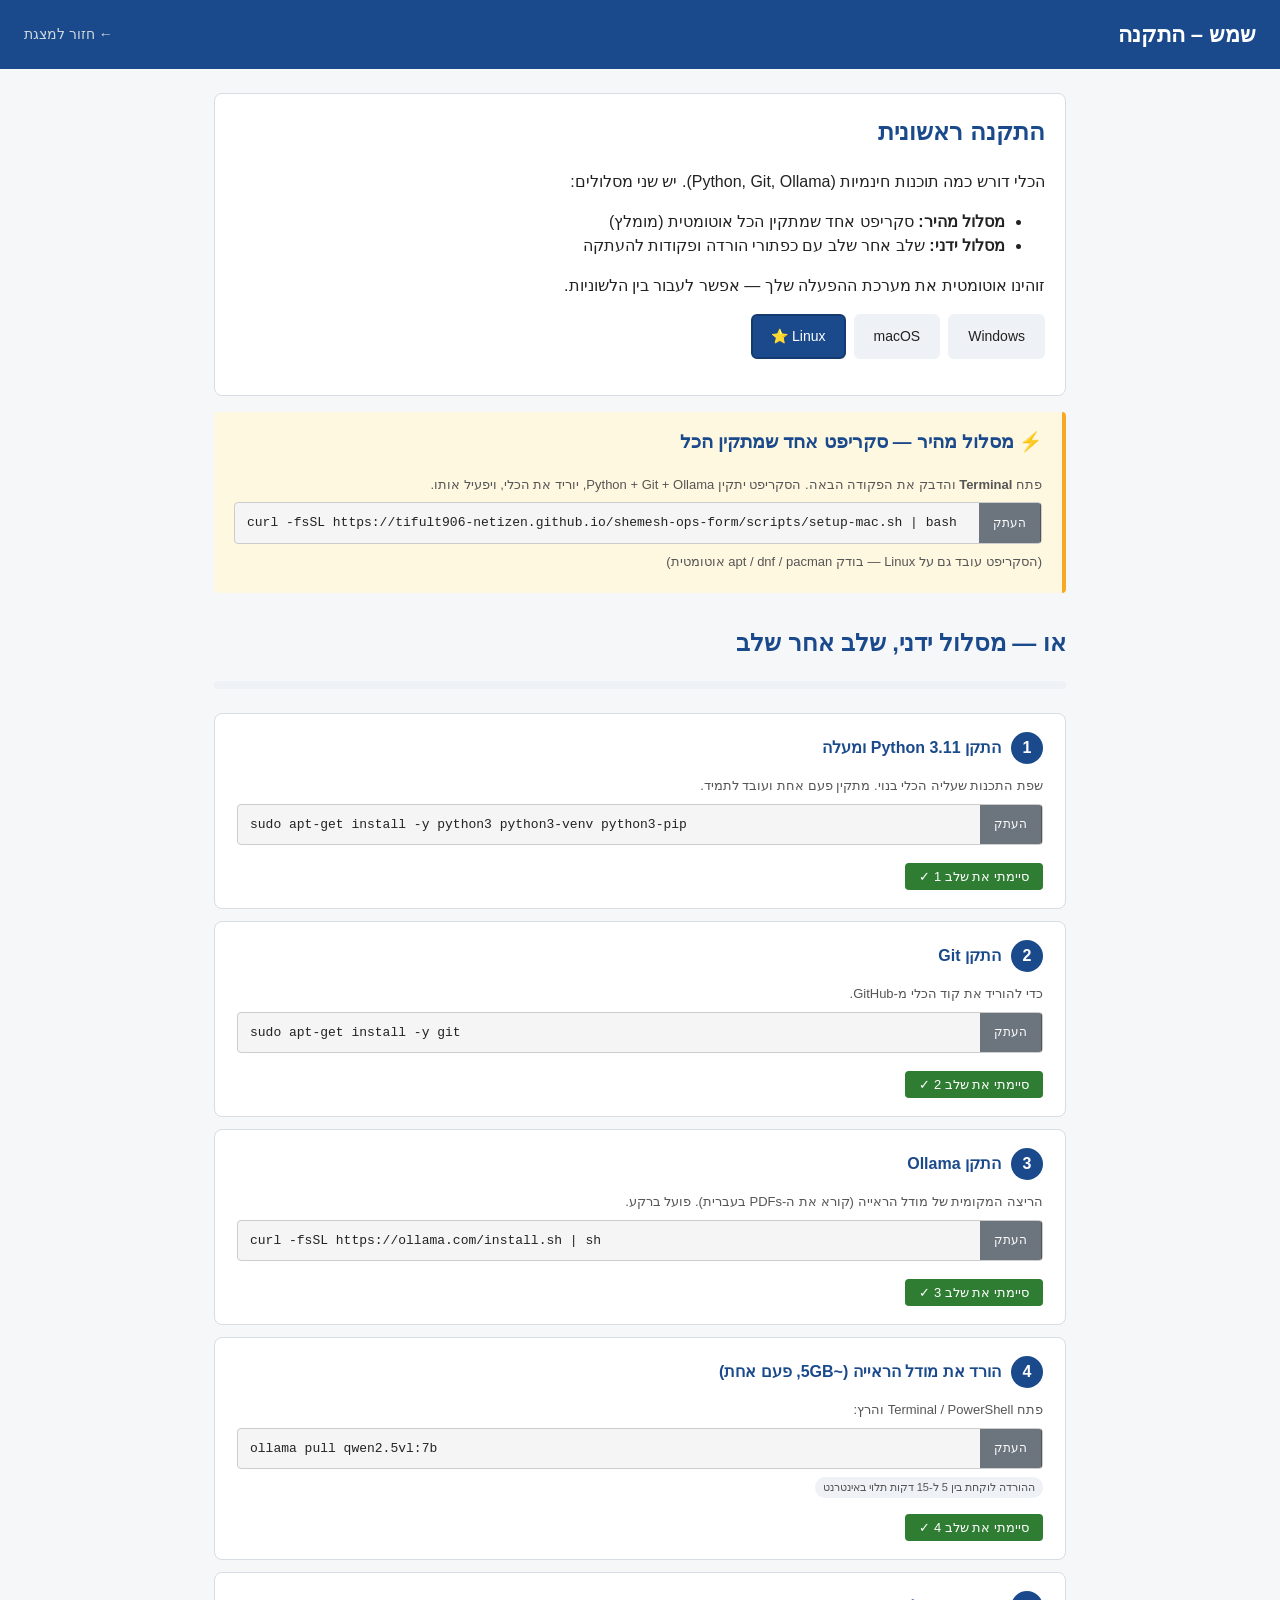
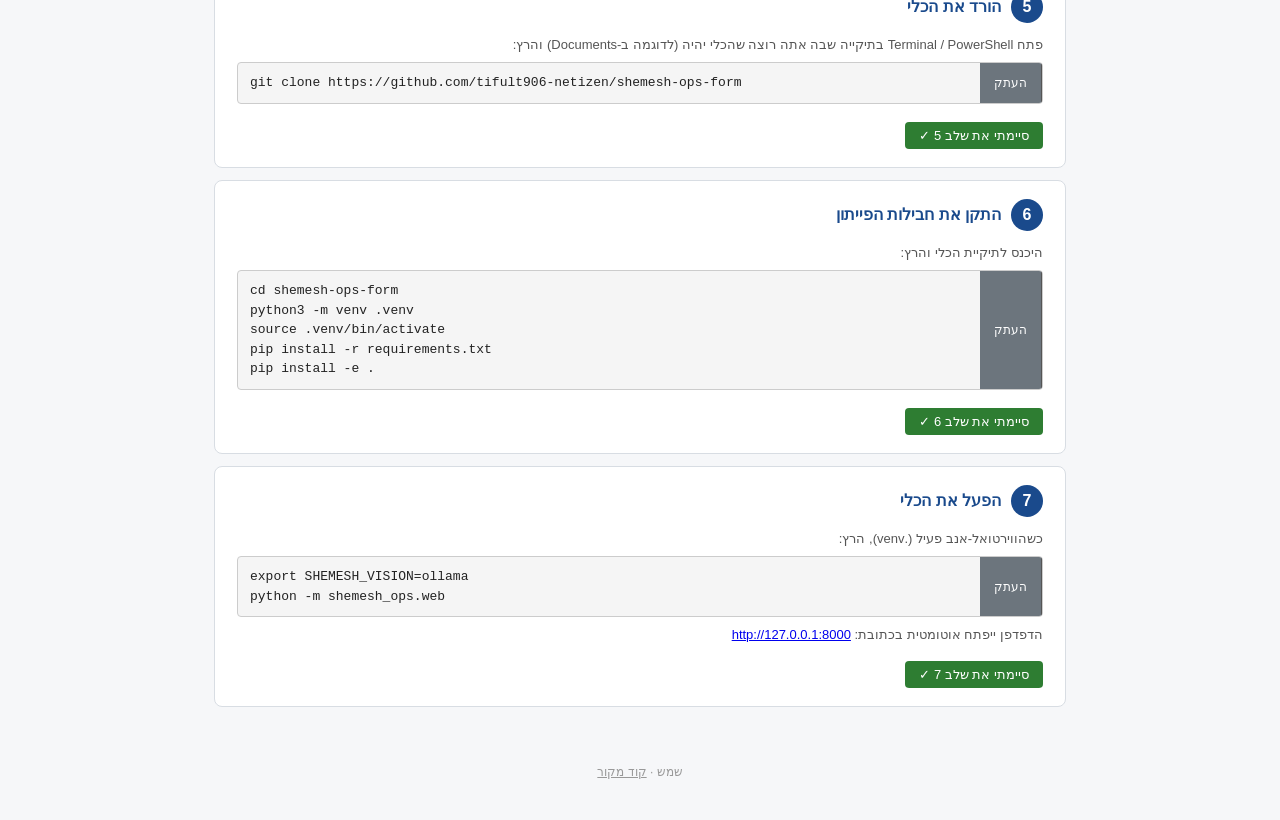
<file: presentation/setup.html>
<!doctype html>
<html lang="he" dir="rtl">
<head>
<meta charset="utf-8">
<meta name="viewport" content="width=device-width, initial-scale=1">
<title>שמש – התקנה</title>
<style>
  * { box-sizing: border-box; }
  body {
    margin: 0; padding: 0;
    font-family: "Segoe UI", Arial, sans-serif;
    background: #f6f7f9; color: #222; direction: rtl;
    line-height: 1.5;
  }
  header {
    background: #1a4a8c; color: white; padding: 18px 24px;
    display: flex; align-items: center; justify-content: space-between;
  }
  header h1 { margin: 0; font-size: 22px; font-weight: 600; }
  header a { color: #cfd8dc; text-decoration: none; font-size: 14px; }
  .wrapper { max-width: 900px; margin: 0 auto; padding: 24px; }
  .intro { background: white; border: 1px solid #d8dde3; border-radius: 8px; padding: 20px; margin-bottom: 16px; }
  .intro h2 { color: #1a4a8c; margin-top: 0; }
  .os-tabs { display: flex; gap: 8px; margin-bottom: 16px; }
  .os-tab {
    padding: 10px 18px; border-radius: 6px; cursor: pointer;
    background: #eef2f6; border: 2px solid transparent; font-size: 14px;
    user-select: none;
  }
  .os-tab.active { background: #1a4a8c; color: white; border-color: #143b70; }
  .os-tab.recommended::after { content: " ⭐"; }
  .one-shot {
    background: #fff8e1; border-right: 4px solid #f9a825;
    border-radius: 4px; padding: 16px 20px; margin-bottom: 24px;
  }
  .one-shot h3 { margin-top: 0; color: #1a4a8c; }
  .one-shot p { margin: 6px 0; font-size: 13px; color: #555; }
  .step {
    background: white; border: 1px solid #d8dde3; border-radius: 8px;
    padding: 18px 22px; margin-bottom: 12px;
    transition: all 0.2s;
  }
  .step.done { background: #f1f8e9; border-color: #c5e1a5; }
  .step header {
    background: none; color: #1a4a8c; padding: 0;
    display: flex; align-items: center; justify-content: space-between;
    margin-bottom: 8px;
  }
  .step .num {
    display: inline-block; width: 32px; height: 32px;
    background: #1a4a8c; color: white; border-radius: 50%;
    text-align: center; line-height: 32px; font-weight: bold; margin-left: 10px;
  }
  .step.done .num { background: #2e7d32; }
  .step.done .num::before { content: "✓"; }
  .step.done .num span { display: none; }
  .step h3 { margin: 0; font-size: 16px; color: #1a4a8c; display: inline; }
  .step .body { margin-top: 12px; }
  .step .body p { font-size: 13px; color: #555; margin: 6px 0; }
  .cmd {
    display: flex; gap: 8px; align-items: stretch;
    background: #f5f5f5; border: 1px solid #ccc; border-radius: 4px;
    padding: 0; overflow: hidden; margin: 8px 0;
    direction: ltr;
  }
  .cmd code {
    flex: 1; padding: 10px 12px; font-family: Consolas, monospace;
    font-size: 13px; white-space: pre-wrap; word-break: break-all;
  }
  .cmd button {
    padding: 0 14px; background: #6c757d; color: white;
    border: none; cursor: pointer; font-size: 12px;
    border-right: 1px solid #555;
  }
  .cmd button:hover { background: #5a6268; }
  .cmd button.copied { background: #2e7d32; }
  .btn {
    display: inline-block; padding: 8px 16px;
    background: #1a4a8c; color: white; text-decoration: none;
    border-radius: 4px; font-size: 14px; border: none; cursor: pointer;
    margin: 4px 4px 4px 0; font-family: inherit;
  }
  .btn:hover { background: #143b70; }
  .btn.secondary { background: #6c757d; }
  .btn.success { background: #2e7d32; }
  .done-btn {
    margin-top: 10px; padding: 6px 14px; background: #2e7d32; color: white;
    border: none; border-radius: 4px; cursor: pointer; font-size: 13px;
  }
  .done-btn.undo { background: #6c757d; }
  .progress {
    height: 8px; background: #eef2f6; border-radius: 4px;
    margin-bottom: 24px; overflow: hidden;
  }
  .progress-bar {
    height: 100%; background: #2e7d32; width: 0%;
    transition: width 0.3s;
  }
  .hidden { display: none; }
  .badge { display: inline-block; padding: 2px 8px; background: #eef2f6; border-radius: 10px; font-size: 11px; color: #555; }
  details summary { cursor: pointer; color: #1a4a8c; font-size: 13px; padding: 6px 0; }
  details > div { padding: 8px 0; font-size: 13px; }
  .footer { text-align: center; padding: 20px; color: #999; font-size: 12px; }
</style>
</head>
<body>
<header>
  <h1>שמש – התקנה</h1>
  <a href="index.html">← חזור למצגת</a>
</header>

<div class="wrapper">

  <div class="intro">
    <h2>התקנה ראשונית</h2>
    <p>הכלי דורש כמה תוכנות חינמיות (Python, Git, Ollama). יש שני מסלולים:</p>
    <ul>
      <li><strong>מסלול מהיר:</strong> סקריפט אחד שמתקין הכל אוטומטית (מומלץ)</li>
      <li><strong>מסלול ידני:</strong> שלב אחר שלב עם כפתורי הורדה ופקודות להעתקה</li>
    </ul>
    <p>זוהינו אוטומטית את מערכת ההפעלה שלך — אפשר לעבור בין הלשוניות.</p>

    <div class="os-tabs">
      <div class="os-tab" data-os="windows">Windows</div>
      <div class="os-tab" data-os="mac">macOS</div>
      <div class="os-tab" data-os="linux">Linux</div>
    </div>
  </div>

  <!-- ============== Quick path ============== -->
  <div class="one-shot">
    <h3>⚡ מסלול מהיר — סקריפט אחד שמתקין הכל</h3>
    <p>פתח <strong data-os-text="windows">PowerShell</strong><strong data-os-text="mac" class="hidden">Terminal</strong><strong data-os-text="linux" class="hidden">Terminal</strong>
       והדבק את הפקודה הבאה. הסקריפט יתקין Python + Git + Ollama, יוריד את הכלי, ויפעיל אותו.</p>

    <div data-os-block="windows">
      <p style="font-size: 14px; color: #2e7d32; font-weight: 600;">
        ✓ המסלול הכי פשוט — שתי לחיצות עכבר, בלי טרמינל:
      </p>
      <ol style="font-size: 14px; line-height: 1.8;">
        <li>
          לחץ על הכפתור הירוק והורד את הקובץ <code>setup-windows.ps1</code>
          (יישמר בתיקיית ההורדות).
          <div style="margin: 10px 0;">
            <a class="btn success" href="../scripts/setup-windows.ps1" download style="font-size: 15px; padding: 12px 24px;">
              ⬇ הורד setup-windows.ps1
            </a>
          </div>
        </li>
        <li>
          לחץ <strong>קליק ימני</strong> על הקובץ → <strong>Run with PowerShell</strong>.
        </li>
        <li>
          אם Windows מבקש אישור Admin/UAC — אשר. הסקריפט ירוץ אוטומטית.
        </li>
      </ol>
      <p style="font-size: 13px; color: #555; margin-top: 14px;">
        זה עוקף לחלוטין את כל בעיות העתקת הפקודה לטרמינל. בסיום ההתקנה הדפדפן ייפתח אוטומטית בכלי.
      </p>

      <details style="margin-top: 18px">
        <summary style="font-size: 13px; color: #1a4a8c; font-weight: 600;">מסלול חלופי — פקודות להעתקה (למשתמשים מנוסים)</summary>
        <div style="padding-top: 10px;">
          <p style="font-size: 13px;">
            פתח PowerShell <strong>כמנהל</strong> והדבק את 3 השורות הבאות (כל שורה בנפרד, Enter בין כל אחת):
          </p>
          <div class="cmd">
            <code id="oneshot-windows">$u='https://tifult906-netizen.github.io/shemesh-ops-form/scripts/setup-windows.ps1'
[Net.ServicePointManager]::SecurityProtocol='Tls12'
$wc=New-Object Net.WebClient; $wc.Encoding=[System.Text.Encoding]::UTF8
iex $wc.DownloadString($u)</code>
            <button onclick="copyCmd('oneshot-windows', this)">העתק</button>
          </div>
          <p style="font-size: 12px; color: #777;">
            כל שורה היא הצהרה שלמה בפני עצמה - גם אם הטרמינל גולש את השורה, היא תעבוד.
          </p>
        </div>
      </details>

      <details style="margin-top: 6px">
        <summary style="font-size: 12px;">שגיאות נפוצות וכיצד לפתור</summary>
        <div style="font-size: 12px; line-height: 1.6;">
          <p><strong>"Missing closing ')'"</strong> — הטרמינל פיצל את הפקודה לשתי שורות. השתמש במסלול הראשי (הורדה + קליק ימני) — או בגרסה של 3 שורות.</p>
          <p><strong>"-NoProfile is not recognized"</strong> — הדבקת פקודה ארוכה בתוך PowerShell (לא בתוך cmd). השתמש במסלול הראשי.</p>
          <p><strong>"running scripts is disabled"</strong> — סגור את החלון ופתח PowerShell <strong>כמנהל</strong>.</p>
          <p><strong>"winget לא מזוהה"</strong> — Windows שלך ישן. עדכן את "App Installer" מ-Microsoft Store, או השתמש במסלול הידני למטה.</p>
          <p><strong>"python is not recognized" אחרי שלב 1</strong> — סגור את PowerShell ופתח חלון חדש (כדי לרענן PATH), אז הרץ את הסקריפט שוב — הוא יזהה מה כבר מותקן וידלג.</p>
          <p><strong>שגיאת TLS / קישוריות</strong> — וודא חיבור אינטרנט יציב; VPN לפעמים חוסם.</p>
        </div>
      </details>
    </div>

    <div data-os-block="mac" class="hidden">
      <div class="cmd">
        <code id="oneshot-mac">curl -fsSL https://tifult906-netizen.github.io/shemesh-ops-form/scripts/setup-mac.sh | bash</code>
        <button onclick="copyCmd('oneshot-mac', this)">העתק</button>
      </div>
      <p>או הורד את הסקריפט ידנית: <a href="../scripts/setup-mac.sh" download>setup-mac.sh</a></p>
    </div>

    <div data-os-block="linux" class="hidden">
      <div class="cmd">
        <code id="oneshot-linux">curl -fsSL https://tifult906-netizen.github.io/shemesh-ops-form/scripts/setup-mac.sh | bash</code>
        <button onclick="copyCmd('oneshot-linux', this)">העתק</button>
      </div>
      <p>(הסקריפט עובד גם על Linux — בודק apt / dnf / pacman אוטומטית)</p>
    </div>
  </div>

  <h2 style="color: #1a4a8c; margin-top: 32px;">או — מסלול ידני, שלב אחר שלב</h2>
  <div class="progress"><div class="progress-bar" id="progress-bar"></div></div>

  <!-- Step 1: Python -->
  <div class="step" data-step="1">
    <header><div><span class="num"><span>1</span></span><h3>התקן Python 3.11 ומעלה</h3></div></header>
    <div class="body">
      <p>שפת התכנות שעליה הכלי בנוי. מתקין פעם אחת ועובד לתמיד.</p>

      <div data-os-block="windows">
        <a class="btn" href="https://www.python.org/downloads/" target="_blank">הורד מ-python.org →</a>
        <span class="badge">חשוב: סמן "Add Python to PATH" במסך הראשון של ההתקנה</span>
        <details><summary>או דרך winget (אם יש לך Windows 11 / 10 מעודכן)</summary>
          <div><div class="cmd"><code id="cmd-py-winget">winget install Python.Python.3.11</code><button onclick="copyCmd('cmd-py-winget', this)">העתק</button></div></div>
        </details>
      </div>

      <div data-os-block="mac" class="hidden">
        <a class="btn" href="https://www.python.org/downloads/macos/" target="_blank">הורד מ-python.org →</a>
        <details><summary>או דרך Homebrew</summary>
          <div><div class="cmd"><code id="cmd-py-brew">brew install python@3.11</code><button onclick="copyCmd('cmd-py-brew', this)">העתק</button></div></div>
        </details>
      </div>

      <div data-os-block="linux" class="hidden">
        <div class="cmd"><code id="cmd-py-apt">sudo apt-get install -y python3 python3-venv python3-pip</code><button onclick="copyCmd('cmd-py-apt', this)">העתק</button></div>
      </div>

      <button class="done-btn" onclick="markDone(1)">סיימתי את שלב 1 ✓</button>
    </div>
  </div>

  <!-- Step 2: Git -->
  <div class="step" data-step="2">
    <header><div><span class="num"><span>2</span></span><h3>התקן Git</h3></div></header>
    <div class="body">
      <p>כדי להוריד את קוד הכלי מ-GitHub.</p>

      <div data-os-block="windows">
        <a class="btn" href="https://git-scm.com/download/win" target="_blank">הורד Git for Windows →</a>
        <details><summary>או דרך winget</summary>
          <div><div class="cmd"><code id="cmd-git-winget">winget install Git.Git</code><button onclick="copyCmd('cmd-git-winget', this)">העתק</button></div></div>
        </details>
      </div>

      <div data-os-block="mac" class="hidden">
        <a class="btn" href="https://git-scm.com/download/mac" target="_blank">הורד Git for macOS →</a>
        <details><summary>או דרך Homebrew</summary>
          <div><div class="cmd"><code id="cmd-git-brew">brew install git</code><button onclick="copyCmd('cmd-git-brew', this)">העתק</button></div></div>
        </details>
      </div>

      <div data-os-block="linux" class="hidden">
        <div class="cmd"><code id="cmd-git-apt">sudo apt-get install -y git</code><button onclick="copyCmd('cmd-git-apt', this)">העתק</button></div>
      </div>

      <button class="done-btn" onclick="markDone(2)">סיימתי את שלב 2 ✓</button>
    </div>
  </div>

  <!-- Step 3: Ollama -->
  <div class="step" data-step="3">
    <header><div><span class="num"><span>3</span></span><h3>התקן Ollama</h3></div></header>
    <div class="body">
      <p>הריצה המקומית של מודל הראייה (קורא את ה-PDFs בעברית). פועל ברקע.</p>

      <div data-os-block="windows">
        <a class="btn" href="https://ollama.com/download/windows" target="_blank">הורד Ollama for Windows →</a>
        <details><summary>או דרך winget</summary>
          <div><div class="cmd"><code id="cmd-ol-winget">winget install Ollama.Ollama</code><button onclick="copyCmd('cmd-ol-winget', this)">העתק</button></div></div>
        </details>
      </div>

      <div data-os-block="mac" class="hidden">
        <a class="btn" href="https://ollama.com/download/mac" target="_blank">הורד Ollama for macOS →</a>
        <details><summary>או דרך Homebrew</summary>
          <div><div class="cmd"><code id="cmd-ol-brew">brew install ollama</code><button onclick="copyCmd('cmd-ol-brew', this)">העתק</button></div></div>
        </details>
      </div>

      <div data-os-block="linux" class="hidden">
        <div class="cmd"><code id="cmd-ol-linux">curl -fsSL https://ollama.com/install.sh | sh</code><button onclick="copyCmd('cmd-ol-linux', this)">העתק</button></div>
      </div>

      <button class="done-btn" onclick="markDone(3)">סיימתי את שלב 3 ✓</button>
    </div>
  </div>

  <!-- Step 4: Pull model -->
  <div class="step" data-step="4">
    <header><div><span class="num"><span>4</span></span><h3>הורד את מודל הראייה (~5GB, פעם אחת)</h3></div></header>
    <div class="body">
      <p>פתח Terminal / PowerShell והרץ:</p>
      <div class="cmd"><code id="cmd-pull">ollama pull qwen2.5vl:7b</code><button onclick="copyCmd('cmd-pull', this)">העתק</button></div>
      <p><span class="badge">ההורדה לוקחת בין 5 ל-15 דקות תלוי באינטרנט</span></p>
      <button class="done-btn" onclick="markDone(4)">סיימתי את שלב 4 ✓</button>
    </div>
  </div>

  <!-- Step 5: Clone repo -->
  <div class="step" data-step="5">
    <header><div><span class="num"><span>5</span></span><h3>הורד את הכלי</h3></div></header>
    <div class="body">
      <p>פתח Terminal / PowerShell בתיקייה שבה אתה רוצה שהכלי יהיה (לדוגמה ב-Documents) והרץ:</p>
      <div class="cmd"><code id="cmd-clone">git clone https://github.com/tifult906-netizen/shemesh-ops-form</code><button onclick="copyCmd('cmd-clone', this)">העתק</button></div>
      <button class="done-btn" onclick="markDone(5)">סיימתי את שלב 5 ✓</button>
    </div>
  </div>

  <!-- Step 6: Install Python deps -->
  <div class="step" data-step="6">
    <header><div><span class="num"><span>6</span></span><h3>התקן את חבילות הפייתון</h3></div></header>
    <div class="body">
      <p>היכנס לתיקיית הכלי והרץ:</p>
      <div data-os-block="windows">
        <div class="cmd"><code id="cmd-deps-win">cd shemesh-ops-form
python -m venv .venv
.venv\Scripts\activate
pip install -r requirements.txt
pip install -e .</code><button onclick="copyCmd('cmd-deps-win', this)">העתק</button></div>
      </div>
      <div data-os-block="mac" class="hidden">
        <div class="cmd"><code id="cmd-deps-mac">cd shemesh-ops-form
python3 -m venv .venv
source .venv/bin/activate
pip install -r requirements.txt
pip install -e .</code><button onclick="copyCmd('cmd-deps-mac', this)">העתק</button></div>
      </div>
      <div data-os-block="linux" class="hidden">
        <div class="cmd"><code id="cmd-deps-linux">cd shemesh-ops-form
python3 -m venv .venv
source .venv/bin/activate
pip install -r requirements.txt
pip install -e .</code><button onclick="copyCmd('cmd-deps-linux', this)">העתק</button></div>
      </div>
      <button class="done-btn" onclick="markDone(6)">סיימתי את שלב 6 ✓</button>
    </div>
  </div>

  <!-- Step 7: Run -->
  <div class="step" data-step="7">
    <header><div><span class="num"><span>7</span></span><h3>הפעל את הכלי</h3></div></header>
    <div class="body">
      <p>כשהווירטואל-אנב פעיל (.venv), הרץ:</p>
      <div data-os-block="windows">
        <div class="cmd"><code id="cmd-run-win">$env:SHEMESH_VISION="ollama"
python -m shemesh_ops.web</code><button onclick="copyCmd('cmd-run-win', this)">העתק</button></div>
      </div>
      <div data-os-block="mac" class="hidden">
        <div class="cmd"><code id="cmd-run-mac">export SHEMESH_VISION=ollama
python -m shemesh_ops.web</code><button onclick="copyCmd('cmd-run-mac', this)">העתק</button></div>
      </div>
      <div data-os-block="linux" class="hidden">
        <div class="cmd"><code id="cmd-run-linux">export SHEMESH_VISION=ollama
python -m shemesh_ops.web</code><button onclick="copyCmd('cmd-run-linux', this)">העתק</button></div>
      </div>
      <p>הדפדפן ייפתח אוטומטית בכתובת: <a href="http://127.0.0.1:8000" target="_blank">http://127.0.0.1:8000</a></p>
      <button class="done-btn" onclick="markDone(7)">סיימתי את שלב 7 ✓</button>
    </div>
  </div>

  <div id="all-done" class="hidden" style="margin: 32px 0; padding: 20px; background: #e8f5e9; border-right: 4px solid #2e7d32; border-radius: 4px;">
    <h2 style="color: #2e7d32; margin-top: 0;">🎉 ההתקנה הושלמה!</h2>
    <p>הכלי פועל ב-<a href="http://127.0.0.1:8000" target="_blank">http://127.0.0.1:8000</a>.
       כשתרצה להפעיל אותו שוב בעתיד, פשוט הרץ את הפקודה משלב 7 מתוך תיקיית הכלי.</p>
    <p><a class="btn success" href="index.html">חזור למצגת לראות איך להשתמש →</a></p>
  </div>
</div>

<div class="footer">
  שמש · <a href="https://github.com/tifult906-netizen/shemesh-ops-form" style="color: #999;">קוד מקור</a>
</div>

<script>
// --- OS detection ----------------------------------------------------------
function detectOS() {
  const p = navigator.platform.toLowerCase();
  const ua = navigator.userAgent.toLowerCase();
  if (p.includes('win') || ua.includes('windows')) return 'windows';
  if (p.includes('mac') || ua.includes('macintosh')) return 'mac';
  if (p.includes('linux') || ua.includes('linux')) return 'linux';
  return 'windows';
}

function setOS(os) {
  // Tabs
  document.querySelectorAll('.os-tab').forEach(t => {
    t.classList.toggle('active', t.dataset.os === os);
  });
  // Per-os blocks
  document.querySelectorAll('[data-os-block]').forEach(b => {
    b.classList.toggle('hidden', b.dataset.osBlock !== os);
  });
  document.querySelectorAll('[data-os-text]').forEach(b => {
    b.classList.toggle('hidden', b.dataset.osText !== os);
  });
  localStorage.setItem('shemesh-os', os);
}

document.querySelectorAll('.os-tab').forEach(tab => {
  tab.addEventListener('click', () => setOS(tab.dataset.os));
});

const detected = detectOS();
document.querySelector(`.os-tab[data-os="${detected}"]`)?.classList.add('recommended');
setOS(localStorage.getItem('shemesh-os') || detected);

// --- Copy to clipboard -----------------------------------------------------
function copyCmd(id, btn) {
  const text = document.getElementById(id).textContent;
  navigator.clipboard.writeText(text).then(() => {
    const orig = btn.textContent;
    btn.textContent = 'הועתק ✓';
    btn.classList.add('copied');
    setTimeout(() => { btn.textContent = orig; btn.classList.remove('copied'); }, 1500);
  });
}

// --- Step progress ---------------------------------------------------------
const TOTAL_STEPS = 7;

function loadDone() {
  try { return JSON.parse(localStorage.getItem('shemesh-done') || '[]'); } catch { return []; }
}
function saveDone(arr) { localStorage.setItem('shemesh-done', JSON.stringify(arr)); }

function refresh() {
  const done = loadDone();
  document.querySelectorAll('.step').forEach(s => {
    const n = parseInt(s.dataset.step);
    const isDone = done.includes(n);
    s.classList.toggle('done', isDone);
    const btn = s.querySelector('.done-btn');
    if (btn) {
      btn.textContent = isDone ? 'בטל סימון ↺' : `סיימתי את שלב ${n} ✓`;
      btn.classList.toggle('undo', isDone);
    }
  });
  const pct = Math.round((done.length / TOTAL_STEPS) * 100);
  document.getElementById('progress-bar').style.width = pct + '%';
  document.getElementById('all-done').classList.toggle('hidden', done.length < TOTAL_STEPS);
}

function markDone(n) {
  let done = loadDone();
  if (done.includes(n)) done = done.filter(x => x !== n);
  else done.push(n);
  saveDone(done);
  refresh();
  if (loadDone().length === TOTAL_STEPS) {
    document.getElementById('all-done').scrollIntoView({ behavior: 'smooth' });
  }
}

refresh();
</script>
</body>
</html>
</file>
